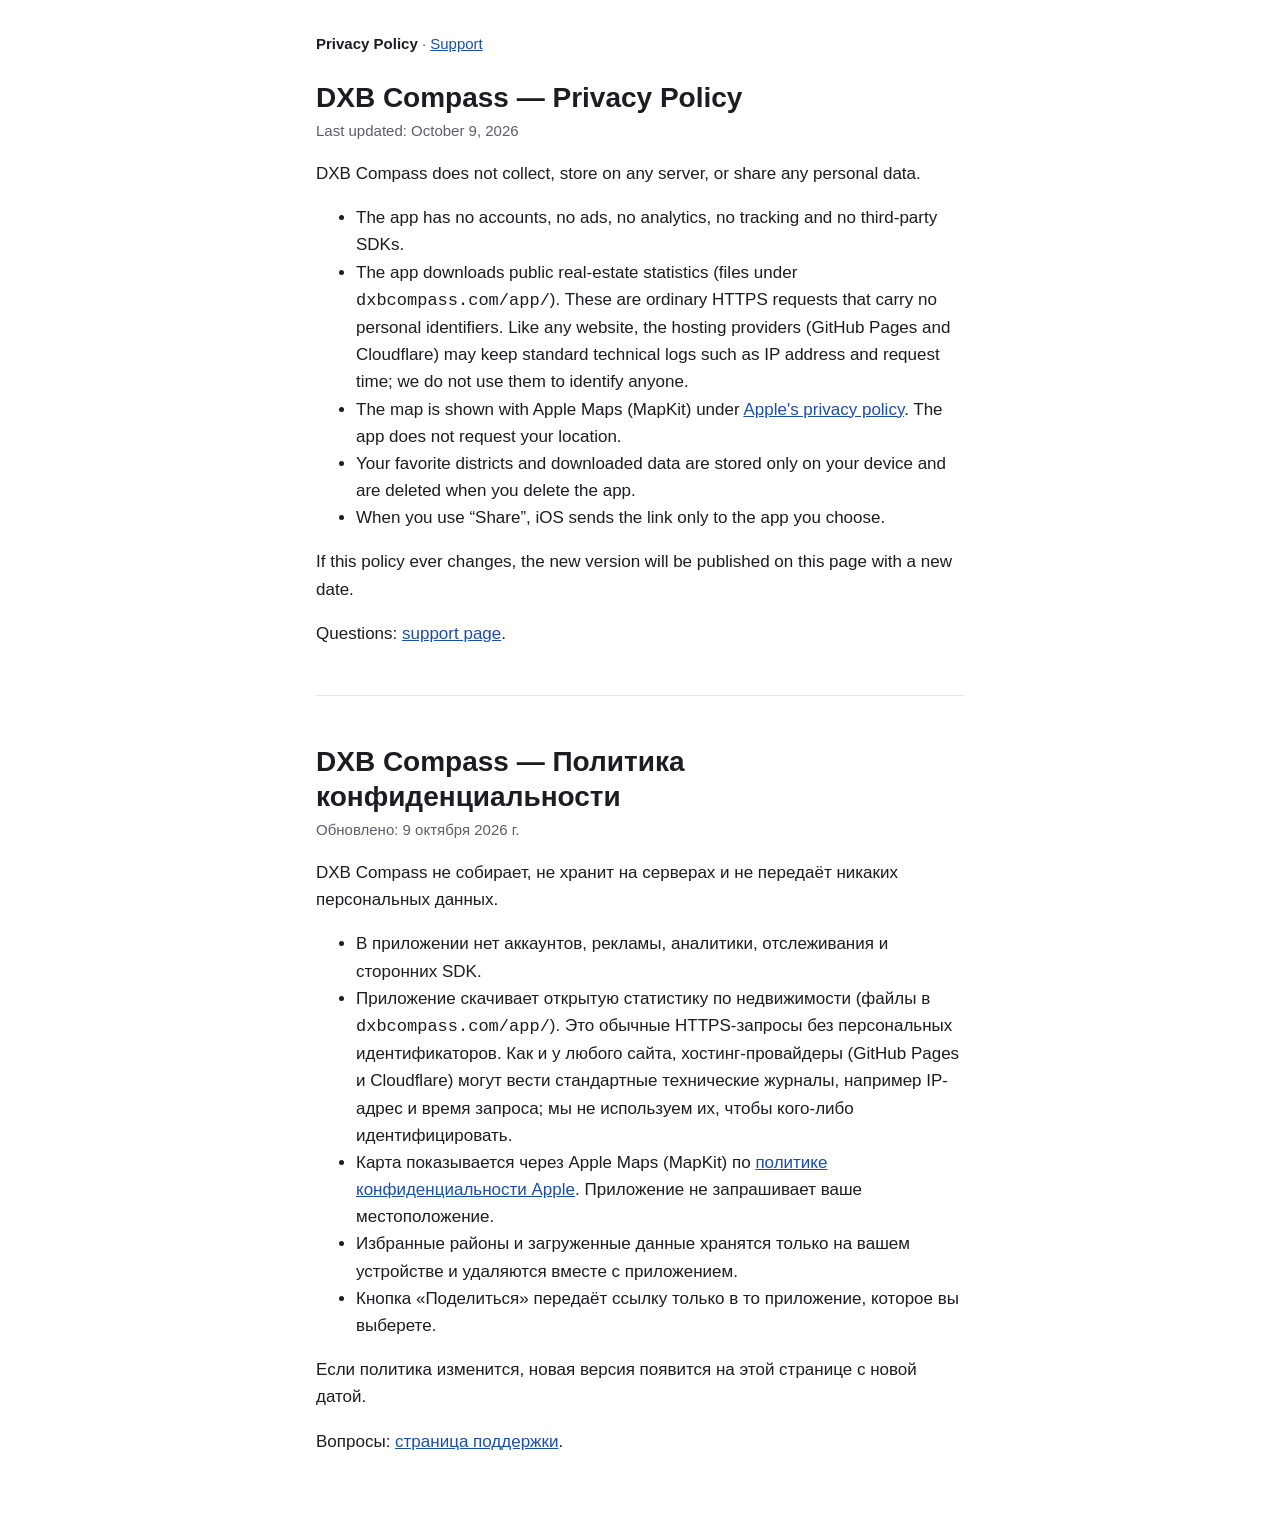
<file: index.html>
<!doctype html>
<html lang="en">
<head>
<meta charset="utf-8">
<meta name="viewport" content="width=device-width, initial-scale=1">
<title>DXB Compass — Privacy Policy</title>
<meta name="description" content="Privacy policy of the DXB Compass iOS app.">
<link rel="stylesheet" href="style.css">
</head>
<body>
<main>
  <nav><a href="./" aria-current="page">Privacy Policy</a> · <a href="support.html">Support</a></nav>

  <article lang="en">
    <h1>DXB Compass — Privacy Policy</h1>
    <p class="meta">Last updated: October 9, 2026</p>
    <p>DXB Compass does not collect, store on any server, or share any personal data.</p>
    <ul>
      <li>The app has no accounts, no ads, no analytics, no tracking and no third-party SDKs.</li>
      <li>The app downloads public real-estate statistics (files under <code>dxbcompass.com/app/</code>). These are ordinary HTTPS requests that carry no personal identifiers. Like any website, the hosting providers (GitHub Pages and Cloudflare) may keep standard technical logs such as IP address and request time; we do not use them to identify anyone.</li>
      <li>The map is shown with Apple Maps (MapKit) under <a href="https://www.apple.com/legal/privacy/">Apple's privacy policy</a>. The app does not request your location.</li>
      <li>Your favorite districts and downloaded data are stored only on your device and are deleted when you delete the app.</li>
      <li>When you use “Share”, iOS sends the link only to the app you choose.</li>
    </ul>
    <p>If this policy ever changes, the new version will be published on this page with a new date.</p>
    <p>Questions: <a href="support.html">support page</a>.</p>
  </article>

  <hr>

  <article lang="ru">
    <h1>DXB Compass — Политика конфиденциальности</h1>
    <p class="meta">Обновлено: 9 октября 2026 г.</p>
    <p>DXB Compass не собирает, не хранит на серверах и не передаёт никаких персональных данных.</p>
    <ul>
      <li>В приложении нет аккаунтов, рекламы, аналитики, отслеживания и сторонних SDK.</li>
      <li>Приложение скачивает открытую статистику по недвижимости (файлы в <code>dxbcompass.com/app/</code>). Это обычные HTTPS-запросы без персональных идентификаторов. Как и у любого сайта, хостинг-провайдеры (GitHub Pages и Cloudflare) могут вести стандартные технические журналы, например IP-адрес и время запроса; мы не используем их, чтобы кого-либо идентифицировать.</li>
      <li>Карта показывается через Apple Maps (MapKit) по <a href="https://www.apple.com/ru/legal/privacy/">политике конфиденциальности Apple</a>. Приложение не запрашивает ваше местоположение.</li>
      <li>Избранные районы и загруженные данные хранятся только на вашем устройстве и удаляются вместе с приложением.</li>
      <li>Кнопка «Поделиться» передаёт ссылку только в то приложение, которое вы выберете.</li>
    </ul>
    <p>Если политика изменится, новая версия появится на этой странице с новой датой.</p>
    <p>Вопросы: <a href="support.html">страница поддержки</a>.</p>
  </article>
</main>
</body>
</html>
</file>
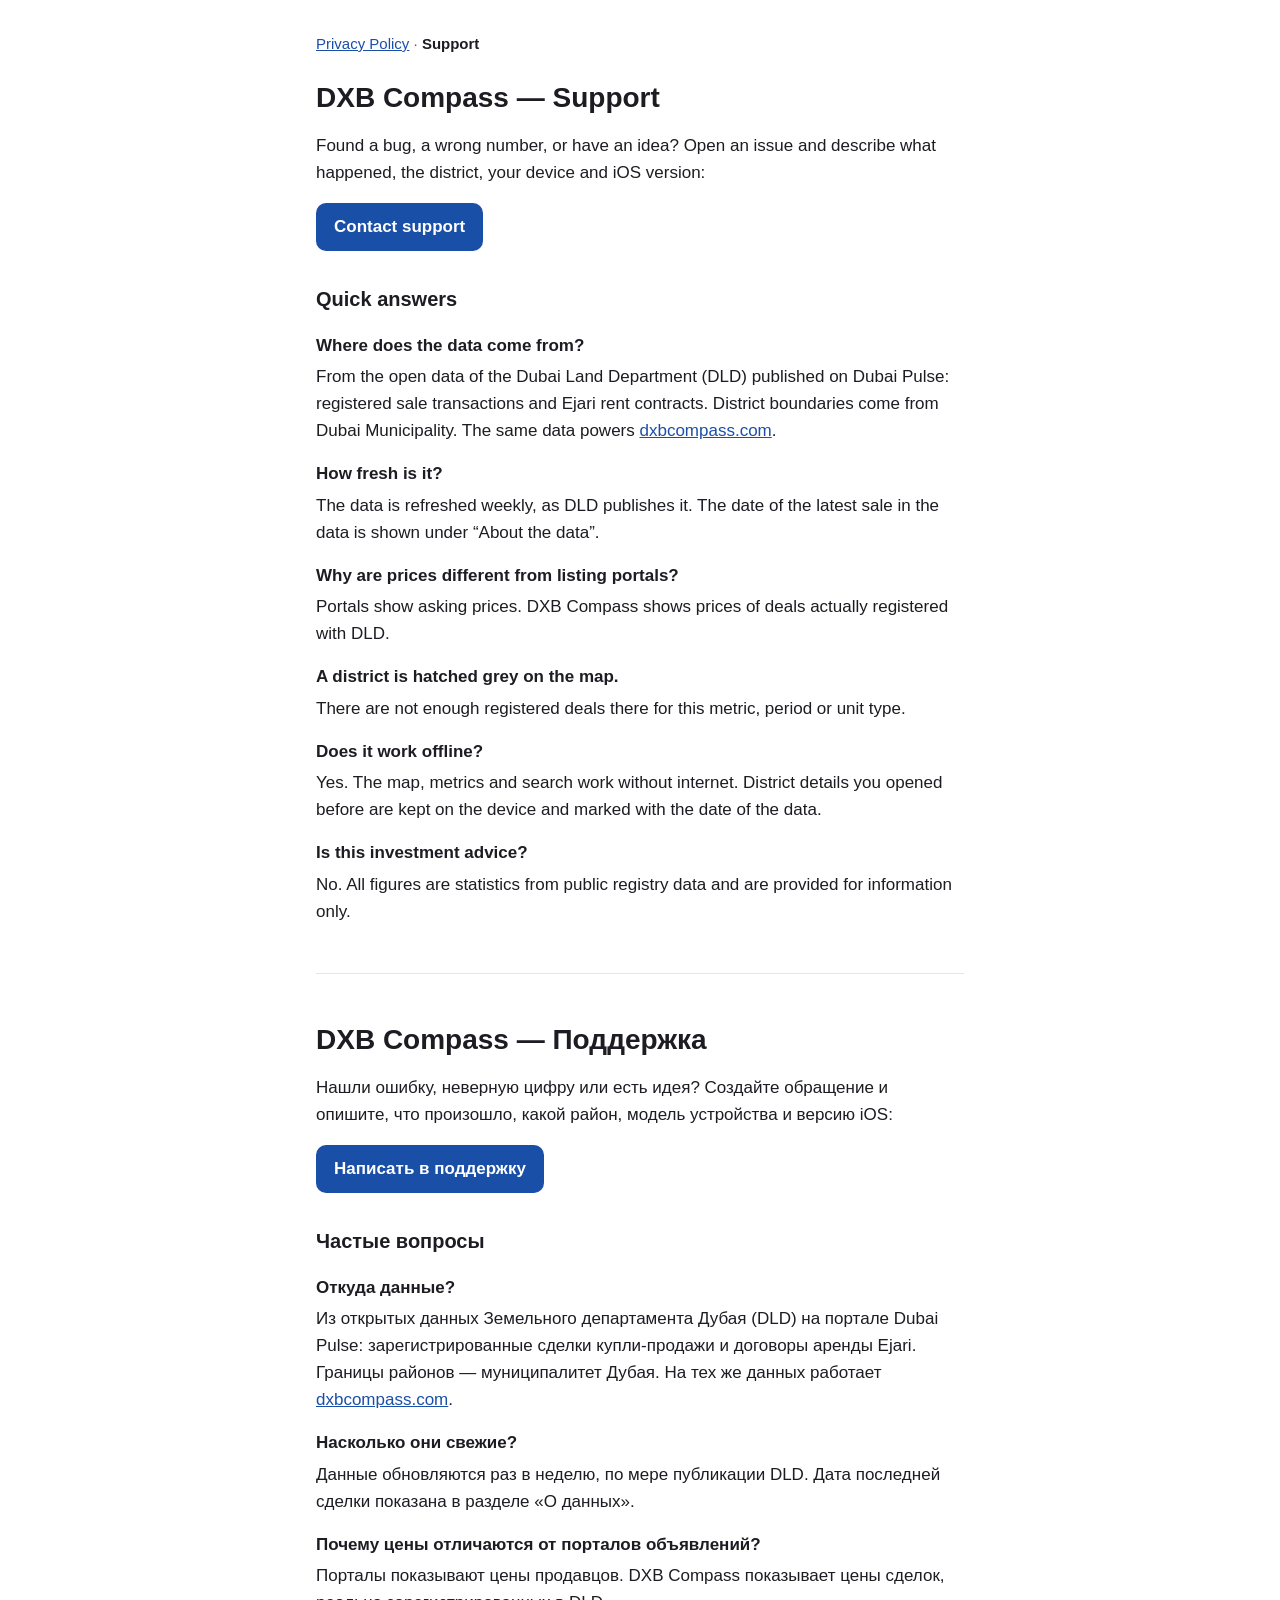
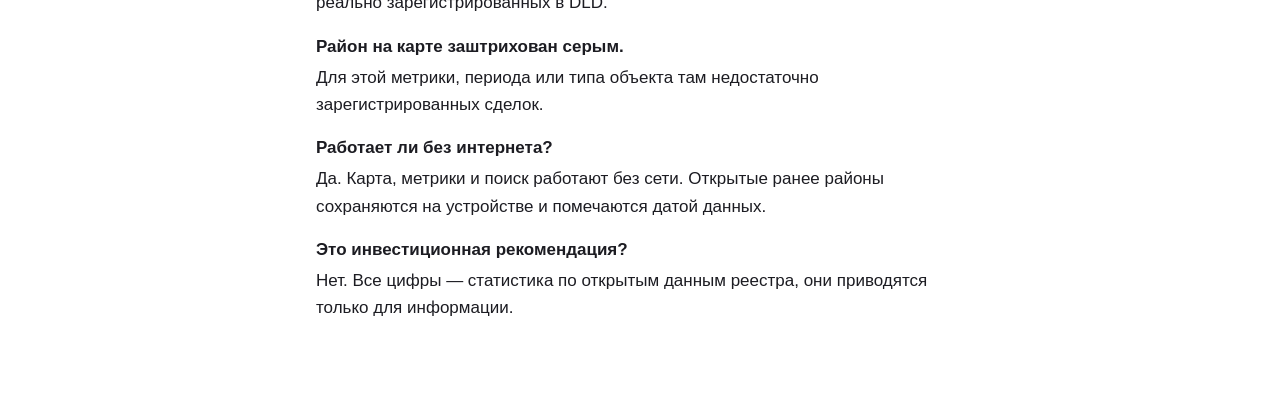
<file: support.html>
<!doctype html>
<html lang="en">
<head>
<meta charset="utf-8">
<meta name="viewport" content="width=device-width, initial-scale=1">
<title>DXB Compass — Support</title>
<meta name="description" content="Support for the DXB Compass iOS app.">
<link rel="stylesheet" href="style.css">
</head>
<body>
<main>
  <nav><a href="./">Privacy Policy</a> · <a href="support.html" aria-current="page">Support</a></nav>

  <article lang="en">
    <h1>DXB Compass — Support</h1>
    <p>Found a bug, a wrong number, or have an idea? Open an issue and describe what happened, the district, your device and iOS version:</p>
    <p><a class="button" href="https://github.com/AntonTkachev/dxbcompass-privacy/issues/new">Contact support</a></p>
    <h2>Quick answers</h2>
    <dl>
      <dt>Where does the data come from?</dt>
      <dd>From the open data of the Dubai Land Department (DLD) published on Dubai Pulse: registered sale transactions and Ejari rent contracts. District boundaries come from Dubai Municipality. The same data powers <a href="https://dxbcompass.com">dxbcompass.com</a>.</dd>
      <dt>How fresh is it?</dt>
      <dd>The data is refreshed weekly, as DLD publishes it. The date of the latest sale in the data is shown under “About the data”.</dd>
      <dt>Why are prices different from listing portals?</dt>
      <dd>Portals show asking prices. DXB Compass shows prices of deals actually registered with DLD.</dd>
      <dt>A district is hatched grey on the map.</dt>
      <dd>There are not enough registered deals there for this metric, period or unit type.</dd>
      <dt>Does it work offline?</dt>
      <dd>Yes. The map, metrics and search work without internet. District details you opened before are kept on the device and marked with the date of the data.</dd>
      <dt>Is this investment advice?</dt>
      <dd>No. All figures are statistics from public registry data and are provided for information only.</dd>
    </dl>
  </article>

  <hr>

  <article lang="ru">
    <h1>DXB Compass — Поддержка</h1>
    <p>Нашли ошибку, неверную цифру или есть идея? Создайте обращение и опишите, что произошло, какой район, модель устройства и версию iOS:</p>
    <p><a class="button" href="https://github.com/AntonTkachev/dxbcompass-privacy/issues/new">Написать в поддержку</a></p>
    <h2>Частые вопросы</h2>
    <dl>
      <dt>Откуда данные?</dt>
      <dd>Из открытых данных Земельного департамента Дубая (DLD) на портале Dubai Pulse: зарегистрированные сделки купли-продажи и договоры аренды Ejari. Границы районов — муниципалитет Дубая. На тех же данных работает <a href="https://dxbcompass.com">dxbcompass.com</a>.</dd>
      <dt>Насколько они свежие?</dt>
      <dd>Данные обновляются раз в неделю, по мере публикации DLD. Дата последней сделки показана в разделе «О данных».</dd>
      <dt>Почему цены отличаются от порталов объявлений?</dt>
      <dd>Порталы показывают цены продавцов. DXB Compass показывает цены сделок, реально зарегистрированных в DLD.</dd>
      <dt>Район на карте заштрихован серым.</dt>
      <dd>Для этой метрики, периода или типа объекта там недостаточно зарегистрированных сделок.</dd>
      <dt>Работает ли без интернета?</dt>
      <dd>Да. Карта, метрики и поиск работают без сети. Открытые ранее районы сохраняются на устройстве и помечаются датой данных.</dd>
      <dt>Это инвестиционная рекомендация?</dt>
      <dd>Нет. Все цифры — статистика по открытым данным реестра, они приводятся только для информации.</dd>
    </dl>
  </article>
</main>
</body>
</html>
</file>
<file: style.css>
:root {
  --bg: #ffffff;
  --text: #1c1c22;
  --muted: #5d5d6b;
  --accent: #1a4fa8;
  --rule: #e4e4ea;
  color-scheme: light dark;
}
@media (prefers-color-scheme: dark) {
  :root {
    --bg: #111118;
    --text: #ececf2;
    --muted: #a3a3b3;
    --accent: #7fa6ef;
    --rule: #2a2a35;
  }
}
* { box-sizing: border-box; }
body {
  margin: 0;
  background: var(--bg);
  color: var(--text);
  font: 17px/1.6 -apple-system, BlinkMacSystemFont, "Segoe UI", Roboto, sans-serif;
}
main { max-width: 680px; margin: 0 auto; padding: 32px 16px 64px; }
nav { font-size: 15px; color: var(--muted); margin-bottom: 24px; }
a { color: var(--accent); }
nav a[aria-current="page"] { color: var(--text); text-decoration: none; font-weight: 600; }
h1 { font-size: 28px; line-height: 1.25; margin: 0 0 4px; }
h2 { font-size: 20px; margin: 32px 0 8px; }
.meta { color: var(--muted); font-size: 15px; margin-top: 0; }
hr { border: 0; border-top: 1px solid var(--rule); margin: 48px 0; }
dt { font-weight: 600; margin-top: 16px; }
dd { margin: 4px 0 0; }
.button {
  display: inline-block;
  padding: 10px 18px;
  border-radius: 10px;
  background: var(--accent);
  color: #fff;
  text-decoration: none;
  font-weight: 600;
}
</file>
